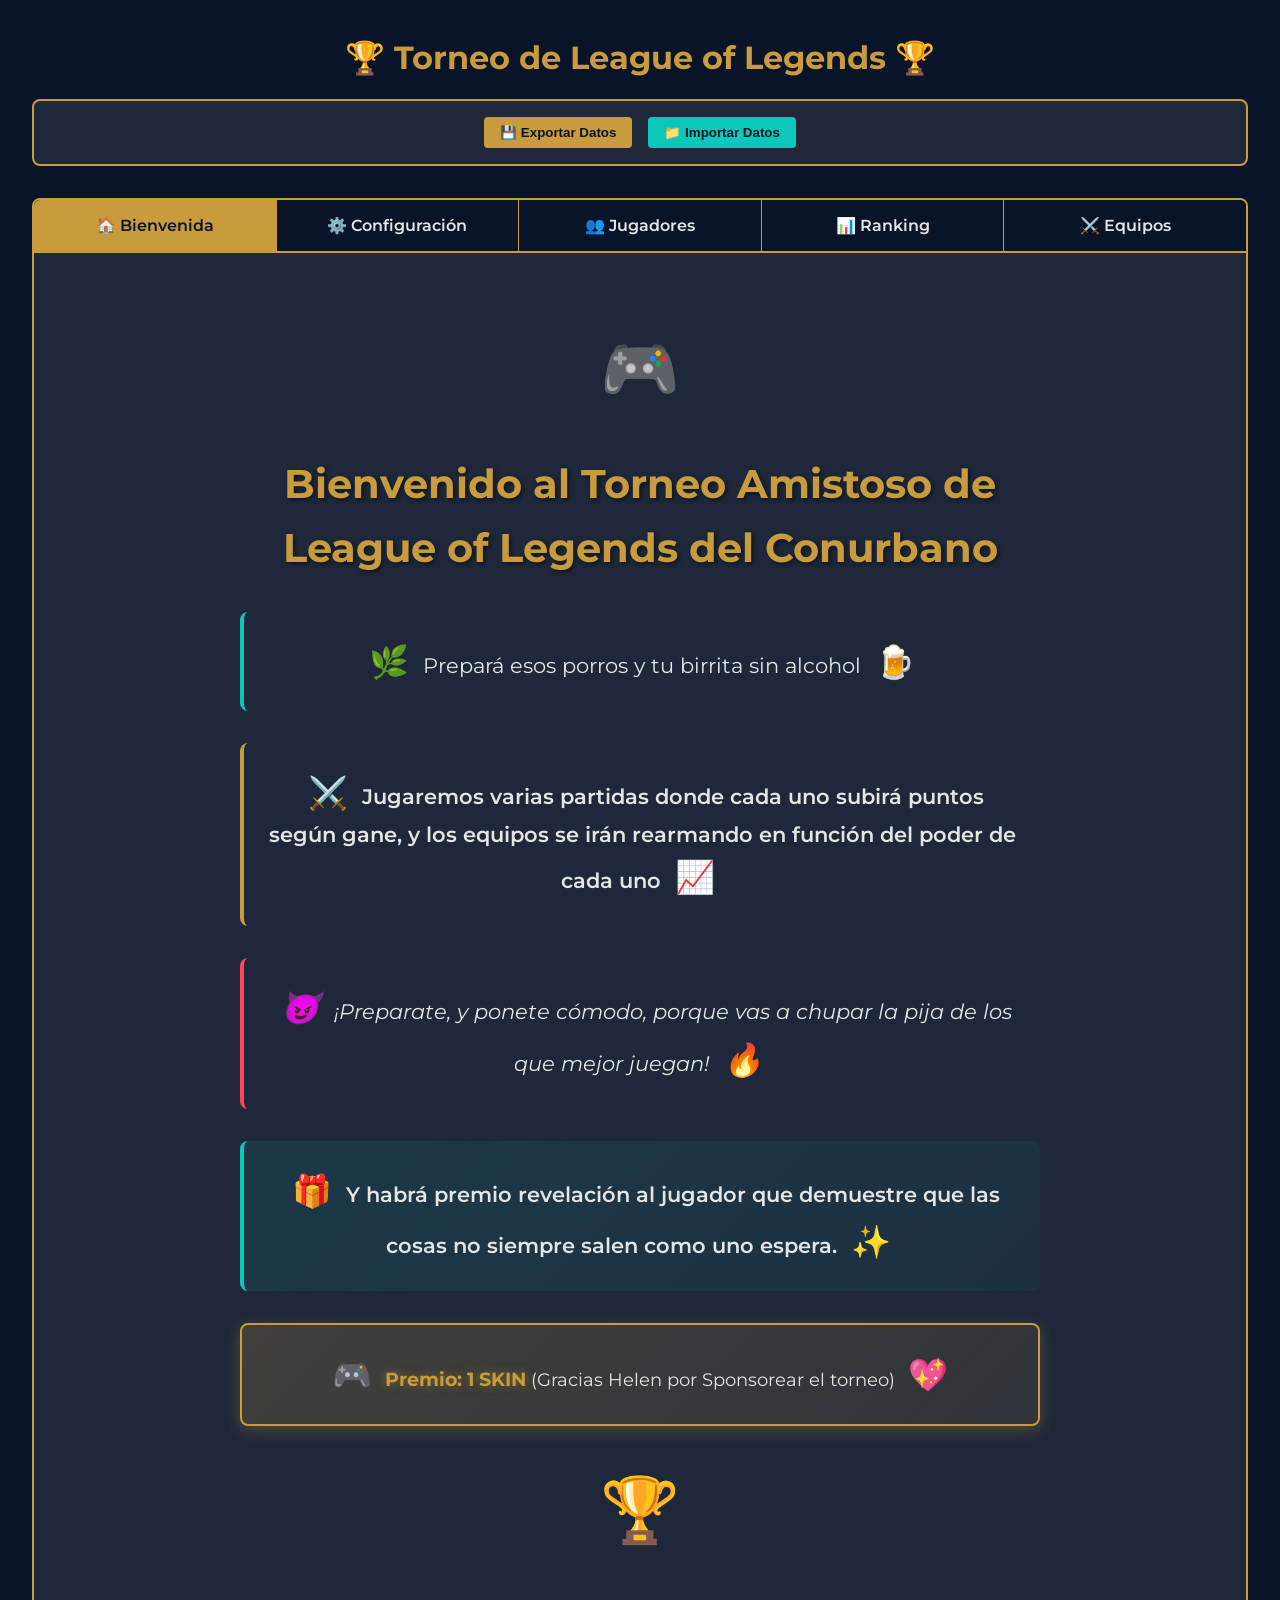
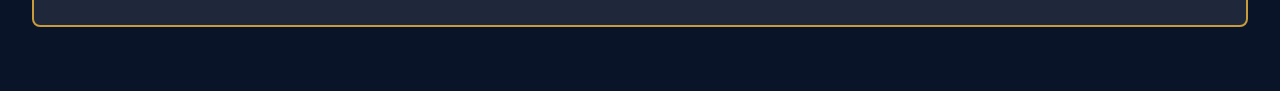
<file: index.html>
<!DOCTYPE html>
<html lang="es">
<head>
    <meta charset="UTF-8">
    <meta name="viewport" content="width=device-width, initial-scale=1.0">
    <title>Torneo LoL - Conurbano Edition</title>
    <link href="https://fonts.googleapis.com/css2?family=Montserrat:wght@400;600&display=swap" rel="stylesheet">
    <link rel="stylesheet" href="styles.css">
</head>
<body>
    <div class="container">
        <h1>🏆 Torneo de League of Legends 🏆</h1>

        <!-- Sistema de Notificaciones -->
        <div id="notification-container" class="notification-container"></div>

        <!-- Controles Globales de Datos -->
        <div class="global-controls">
            <button class="btn btn-export" onclick="exportData()">💾 Exportar Datos</button>
            <input type="file" id="importFile" accept=".json" style="display: none;" onchange="importData(event)">
            <button class="btn btn-import" onclick="document.getElementById('importFile').click()">📁 Importar Datos</button>
        </div>

        <!-- Sistema de Pestañas -->
        <div class="tabs-container">
            <div class="tabs-header">
                <button class="tab-button active" data-tab="welcome" onclick="switchTab('welcome')">
                    🏠 Bienvenida
                </button>
                <button class="tab-button" data-tab="config" onclick="switchTab('config')">
                    ⚙️ Configuración
                </button>
                <button class="tab-button" data-tab="players" onclick="switchTab('players')">
                    👥 Jugadores
                </button>
                <button class="tab-button" data-tab="ranking" onclick="switchTab('ranking')">
                    📊 Ranking
                </button>
                <button class="tab-button" data-tab="teams" onclick="switchTab('teams')">
                    ⚔️ Equipos
                </button>
            </div>

            <!-- Pestaña de Bienvenida -->
            <div id="welcome" class="tab-content active">
                <div class="welcome-container">
                    <div class="welcome-icon">🎮</div>
                    <h2 class="welcome-title">Bienvenido al Torneo Amistoso de League of Legends del Conurbano</h2>
                    
                    <div class="welcome-text">
                        <span class="welcome-emoji">🌿</span>
                        Prepará esos porros y tu birrita sin alcohol
                        <span class="welcome-emoji">🍺</span>
                    </div>
                    
                    <div class="welcome-text highlight">
                        <span class="welcome-emoji">⚔️</span>
                        Jugaremos varias partidas donde cada uno subirá puntos según gane, y los equipos se irán rearmando en función del poder de cada uno
                        <span class="welcome-emoji">📈</span>
                    </div>
                    
                    <div class="welcome-text warning">
                        <span class="welcome-emoji">😈</span>
                        ¡Preparate, y ponete cómodo, porque vas a chupar la pija de los que mejor juegan!
                        <span class="welcome-emoji">🔥</span>
                    </div>

                    <div class="welcome-text surprise">
                        <span class="welcome-emoji">🎁</span>
                        Y habrá premio revelación al jugador que demuestre que las cosas no siempre salen como uno espera.
                        <span class="welcome-emoji">✨</span>
                    </div>

                    <div class="welcome-text sponsor">
                        <span class="welcome-emoji">🎮</span>
                        <strong>Premio: 1 SKIN</strong> (Gracias Helen por Sponsorear el torneo)
                        <span class="welcome-emoji">💖</span>
                    </div>

                    <div class="welcome-icon">🏆</div>
                </div>
            </div>

            <!-- Pestaña de Configuración -->
            <div id="config" class="tab-content">
                <h2>⚙️ Configuración</h2>
                <div class="config-container">
                    <div class="config-section">
                        <h3>🎯 Configuración de Puntos de Poder</h3>
                        <h4>💎 Puntos de poder por Rango</h4>
                        <div class="config-grid" id="rankPointsConfig"></div>
                    </div>
                    <div class="config-section">
                        <h4>🏆 Puntos de poder según posición en el Ranking</h4>
                        <div class="config-grid" id="victoryPointsConfig"></div>
                    </div>
                </div>
            </div>

            <!-- Pestaña de Jugadores -->
            <div id="players" class="tab-content">
                <h2>Administración de Jugadores</h2>
                <form class="player-form" id="playerForm">
                    <input type="text" id="playerName" placeholder="Nombre del jugador" required>
                    <select id="playerRank" required>
                        <option value="">Selecciona un rango</option>
                        <option value="Hierro">Hierro</option>
                        <option value="Bronce">Bronce</option>
                        <option value="Plata">Plata</option>
                        <option value="Oro">Oro</option>
                        <option value="Platino">Platino</option>
                        <option value="Esmeralda">Esmeralda</option>
                        <option value="Diamante">Diamante</option>
                        <option value="Maestro">Maestro</option>
                        <option value="Gran Maestro">Gran Maestro</option>
                        <option value="Aspirante">Aspirante</option>
                    </select>
                    <button type="submit">➕ Añadir Jugador</button>
                </form>
                <ul class="players-list" id="playersList"></ul>
            </div>

            <!-- Pestaña de Ranking -->
            <div id="ranking" class="tab-content">
                <h2>Ranking de Victorias</h2>
                <div id="rankingList"></div>
            </div>

            <!-- Pestaña de Equipos -->
            <div id="teams" class="tab-content">
                <h2>Creador de Equipos</h2>
                <div class="player-selection">
                    <h3>Selección de Jugadores</h3>
                    <table class="ranking-table">
                        <thead>
                            <tr>
                                <th>Jugador</th>
                                <th>Rango</th>
                                <th>Puntos de Poder</th>
                                <th>Acciones</th>
                            </tr>
                        </thead>
                        <tbody id="playerSelectionList"></tbody>
                    </table>
                </div>
                <div class="team-builder">
                    <div class="team-container team-blue">
                        <div class="team-header">
                            <h3>🔵 Equipo Azul</h3>
                            <span class="team-power" id="bluePower">0 puntos</span>
                        </div>
                        <ul class="team-players" id="blueTeamList"></ul>
                    </div>
                    <div class="team-container team-red">
                        <div class="team-header">
                            <h3>🔴 Equipo Rojo</h3>
                            <span class="team-power" id="redPower">0 puntos</span>
                        </div>
                        <ul class="team-players" id="redTeamList"></ul>
                    </div>
                </div>
                <div class="auto-team-controls">
                    <button class="btn btn-auto-team" onclick="generateBalancedTeams()" id="autoTeamBtn">
                        🎲 Armar Equipos Automáticamente
                    </button>
                    <button class="btn btn-clear-teams" onclick="clearTeams()">
                        🗑️ Limpiar Equipos
                    </button>
                </div>
                <div class="team-controls">
                    <button class="btn btn-victory-blue" onclick="declareVictory('blue')" id="blueVictoryBtn" disabled>
                        🏆 Victoria Equipo Azul
                    </button>
                    <button class="btn btn-victory-red" onclick="declareVictory('red')" id="redVictoryBtn" disabled>
                        🏆 Victoria Equipo Rojo
                    </button>
                </div>
            </div>
        </div>
    </div>

    <script src="app.js"></script>
</body>
</html>
</file>
<file: styles.css>
:root {
    --color-background: #0A1428;
    --color-container: #1E283A;
    --color-accent-gold: #C89B3C;
    --color-accent-cyan: #0AC8B9;
    --color-text: #E5E5E5;
}

* {
    margin: 0;
    padding: 0;
    box-sizing: border-box;
}

body {
    font-family: 'Montserrat', sans-serif;
    background-color: var(--color-background);
    color: var(--color-text);
    line-height: 1.6;
    padding: 2rem;
}

.container {
    max-width: 1400px;
    margin: 0 auto;
}

h1, h2 {
    color: var(--color-accent-gold);
    margin-bottom: 1rem;
    text-align: center;
}

/* Sistema de Notificaciones */
.notification-container {
    position: fixed;
    top: 20px;
    right: 20px;
    z-index: 1000;
    display: flex;
    flex-direction: column;
    gap: 10px;
}

.notification {
    background: linear-gradient(135deg, var(--color-container), var(--color-background));
    border: 2px solid var(--color-accent-cyan);
    border-radius: 8px;
    padding: 1rem 1.5rem;
    color: var(--color-text);
    min-width: 300px;
    max-width: 400px;
    box-shadow: 0 4px 20px rgba(0, 0, 0, 0.3);
    transform: translateX(100%);
    opacity: 0;
    transition: all 0.3s ease;
    display: flex;
    align-items: center;
    gap: 0.8rem;
}

.notification.show {
    transform: translateX(0);
    opacity: 1;
}

.notification.success {
    border-color: var(--color-accent-gold);
    background: linear-gradient(135deg, rgba(200, 155, 60, 0.2), var(--color-container));
}

.notification.info {
    border-color: var(--color-accent-cyan);
    background: linear-gradient(135deg, rgba(10, 200, 185, 0.2), var(--color-container));
}

.notification-icon {
    font-size: 1.5rem;
    flex-shrink: 0;
}

.notification-content {
    flex: 1;
}

.notification-title {
    font-weight: bold;
    margin-bottom: 0.3rem;
    color: var(--color-accent-gold);
}

.notification-message {
    font-size: 0.9rem;
    line-height: 1.4;
}

/* Sistema de Pestañas */
.tabs-container {
    background-color: var(--color-container);
    border-radius: 8px;
    border: 2px solid var(--color-accent-gold);
    margin-bottom: 2rem;
    overflow: hidden;
}

.tabs-header {
    display: flex;
    background-color: var(--color-background);
    border-bottom: 2px solid var(--color-accent-gold);
}

.tab-button {
    flex: 1;
    padding: 1rem;
    background-color: transparent;
    border: none;
    color: var(--color-text);
    cursor: pointer;
    font-family: 'Montserrat', sans-serif;
    font-size: 1rem;
    font-weight: 600;
    transition: all 0.3s;
    border-right: 1px solid var(--color-accent-gold);
}

.tab-button:last-child {
    border-right: none;
}

.tab-button:hover {
    background-color: rgba(200, 155, 60, 0.1);
}

.tab-button.active {
    background-color: var(--color-accent-gold);
    color: var(--color-background);
}

.tab-content {
    display: none;
    padding: 2rem;
    animation: fadeIn 0.3s;
}

.tab-content.active {
    display: block;
}

@keyframes fadeIn {
    from { opacity: 0; }
    to { opacity: 1; }
}

/* Página de Bienvenida */
.welcome-container {
    text-align: center;
    max-width: 800px;
    margin: 0 auto;
}

.welcome-title {
    font-size: 2.5rem;
    color: var(--color-accent-gold);
    margin-bottom: 2rem;
    text-shadow: 2px 2px 4px rgba(0, 0, 0, 0.5);
}

.welcome-icon {
    font-size: 4rem;
    margin: 2rem 0;
}

.welcome-text {
    font-size: 1.3rem;
    margin: 2rem 0;
    padding: 1.5rem;
    background-color: var(--color-container);
    border-radius: 8px;
    border-left: 4px solid var(--color-accent-cyan);
}

.welcome-text.highlight {
    border-left-color: var(--color-accent-gold);
    font-weight: 600;
}

.welcome-text.warning {
    border-left-color: #ff4655;
    font-style: italic;
}

.welcome-text.surprise {
    border-left-color: var(--color-accent-cyan);
    background: linear-gradient(135deg, rgba(10, 200, 185, 0.1), rgba(10, 200, 185, 0.05));
    font-weight: 600;
    animation: glow 2s ease-in-out infinite alternate;
}

.welcome-text.sponsor {
    border-left-color: var(--color-accent-gold);
    background: linear-gradient(135deg, rgba(200, 155, 60, 0.2), rgba(200, 155, 60, 0.1));
    font-size: 1.1rem;
    text-align: center;
    border-radius: 8px;
    border: 2px solid var(--color-accent-gold);
    box-shadow: 0 4px 15px rgba(200, 155, 60, 0.3);
}

.welcome-text.sponsor strong {
    color: var(--color-accent-gold);
    font-size: 1.2rem;
    text-shadow: 0 0 10px rgba(200, 155, 60, 0.5);
}

@keyframes glow {
    from {
        box-shadow: 0 0 5px rgba(10, 200, 185, 0.3);
    }
    to {
        box-shadow: 0 0 15px rgba(10, 200, 185, 0.6);
    }
}

.welcome-emoji {
    font-size: 2rem;
    margin: 0 0.5rem;
}

/* Controles Globales */
.global-controls {
    display: flex;
    justify-content: center;
    gap: 1rem;
    margin-bottom: 2rem;
    padding: 1rem;
    background-color: var(--color-container);
    border-radius: 8px;
    border: 2px solid var(--color-accent-gold);
}

.btn-export {
    background-color: var(--color-accent-gold);
    color: var(--color-background);
    font-weight: 600;
}

.btn-import {
    background-color: var(--color-accent-cyan);
    color: var(--color-background);
    font-weight: 600;
}

.section {
    background-color: var(--color-container);
    padding: 2rem;
    margin-bottom: 2rem;
    border-radius: 8px;
    border: 1px solid var(--color-accent-gold);
}

/* Formulario de jugadores */
.player-form {
    display: flex;
    gap: 1rem;
    margin-bottom: 2rem;
    flex-wrap: wrap;
}

.player-form input,
.player-form select,
.player-form button {
    padding: 0.5rem 1rem;
    border: 1px solid var(--color-accent-cyan);
    background-color: var(--color-background);
    color: var(--color-text);
    border-radius: 4px;
}

.player-form select option {
    background-color: var(--color-background);
    color: var(--color-text);
    padding: 0.5rem;
}

.player-form select option:hover {
    background-color: var(--color-container);
}

.player-form button {
    background-color: var(--color-accent-cyan);
    color: var(--color-background);
    cursor: pointer;
    transition: opacity 0.3s;
}

.player-form button:hover {
    opacity: 0.9;
}

/* Lista de jugadores */
.rank-display {
    cursor: pointer;
    padding: 0.2rem 0.5rem;
    border-radius: 4px;
    color: var(--color-background);
    font-weight: 600;
    text-shadow: 0 1px 2px rgba(0, 0, 0, 0.5);
}

.rank-display:hover {
    opacity: 0.85;
    transform: scale(1.05);
}

/* Colores por Rango (basados en LoL) */
.rank-display.rank-hierro,
.ranking-table .rank-hierro {
    background: linear-gradient(135deg, #4a4a4a, #2a2a2a);
    color: #8b8b8b;
}

.rank-display.rank-bronce,
.ranking-table .rank-bronce {
    background: linear-gradient(135deg, #8b5a3c, #6d4c41);
    color: #ffffff;
}

.rank-display.rank-plata,
.ranking-table .rank-plata {
    background: linear-gradient(135deg, #b8c5d6, #7f8c9e);
    color: #1a1a2e;
}

.rank-display.rank-oro,
.ranking-table .rank-oro {
    background: linear-gradient(135deg, #f4c542, #d4a82a);
    color: #1a1a2e;
}

.rank-display.rank-platino,
.ranking-table .rank-platino {
    background: linear-gradient(135deg, #4fd3c1, #2eb09e);
    color: #0a1428;
}

.rank-display.rank-esmeralda,
.ranking-table .rank-esmeralda {
    background: linear-gradient(135deg, #00d4aa, #00b894);
    color: #0a1428;
    box-shadow: 0 0 10px rgba(0, 212, 170, 0.5);
}

.rank-display.rank-diamante,
.ranking-table .rank-diamante {
    background: linear-gradient(135deg, #b9f2ff, #85c9f0);
    color: #0a1428;
    box-shadow: 0 0 10px rgba(185, 242, 255, 0.5);
}

.rank-display.rank-maestro,
.ranking-table .rank-maestro {
    background: linear-gradient(135deg, #8e44ad, #6c3483);
    color: #ffffff;
    box-shadow: 0 0 10px rgba(142, 68, 173, 0.5);
}

.rank-display.rank-gran-maestro,
.ranking-table .rank-gran-maestro {
    background: linear-gradient(135deg, #e74c3c, #c0392b);
    color: #ffffff;
    box-shadow: 0 0 15px rgba(231, 76, 60, 0.6);
}

.rank-display.rank-aspirante,
.ranking-table .rank-aspirante {
    background: linear-gradient(135deg, #f1c40f, #f39c12);
    color: #0a1428;
    box-shadow: 0 0 20px rgba(241, 196, 15, 0.8);
    border: 2px solid #f39c12;
}

.rank-select {
    padding: 0.2rem 0.5rem;
    border: 1px solid var(--color-accent-cyan);
    background-color: var(--color-background);
    color: var(--color-text);
    border-radius: 4px;
}

.rank-select option {
    background-color: var(--color-background);
    color: var(--color-text);
    padding: 0.3rem;
}

.rank-select option:hover {
    background-color: var(--color-container);
}

.players-list {
    list-style: none;
}

.player-item {
    display: flex;
    justify-content: space-between;
    align-items: center;
    padding: 1rem;
    margin-bottom: 0.5rem;
    background-color: var(--color-background);
    border-radius: 4px;
}

.player-info {
    display: flex;
    gap: 1rem;
    align-items: center;
}

.player-actions {
    display: flex;
    gap: 0.5rem;
}

.btn {
    padding: 0.5rem 1rem;
    border: none;
    border-radius: 4px;
    cursor: pointer;
    transition: opacity 0.3s;
}

.btn-delete {
    background-color: #ff4655;
    color: white;
}

.btn-edit {
    background-color: var(--color-accent-gold);
    color: var(--color-background);
}

.btn:hover {
    opacity: 0.9;
}

.ranking-table {
    width: 100%;
    border-collapse: collapse;
    margin-top: 1rem;
}

.ranking-table th,
.ranking-table td {
    padding: 0.8rem;
    text-align: left;
    border-bottom: 1px solid var(--color-accent-gold);
}

.ranking-table th {
    background-color: var(--color-background);
    color: var(--color-accent-gold);
}

.ranking-table tr:hover {
    background-color: rgba(10, 200, 185, 0.1);
}

.power-points {
    color: var(--color-accent-cyan);
    font-weight: bold;
}

/* Estilos para el Creador de Equipos */
.team-builder {
    display: grid;
    grid-template-columns: 1fr 1fr;
    gap: 2rem;
}

.team-container {
    background-color: var(--color-background);
    padding: 1rem;
    border-radius: 8px;
    min-height: 300px;
}

.team-blue {
    border: 2px solid #0AC8B9;
}

.team-red {
    border: 2px solid #ff4655;
}

.team-header {
    display: flex;
    justify-content: space-between;
    align-items: center;
    margin-bottom: 1rem;
    padding-bottom: 0.5rem;
    border-bottom: 1px solid var(--color-accent-gold);
}

.team-header h3 {
    margin: 0;
}

.team-power {
    font-weight: bold;
    color: var(--color-accent-cyan);
}

.team-players {
    list-style: none;
}

.team-player {
    display: flex;
    justify-content: space-between;
    align-items: center;
    padding: 0.8rem;
    margin-bottom: 0.5rem;
    background-color: var(--color-container);
    border-radius: 4px;
}

.team-player-info {
    display: flex;
    align-items: center;
    gap: 0.8rem;
}

.team-player-info .rank-display {
    font-size: 0.85rem;
    padding: 0.3rem 0.6rem;
}

.team-player-info .power-points {
    font-size: 0.9rem;
}

.player-selection {
    margin-bottom: 2rem;
}

.player-selection .btn-add-blue {
    background-color: #0AC8B9;
    color: var(--color-background);
}

.player-selection .btn-add-red {
    background-color: #ff4655;
    color: var(--color-background);
}

.auto-team-controls {
    display: flex;
    justify-content: center;
    gap: 1rem;
    margin-top: 1.5rem;
    margin-bottom: 1rem;
}

.btn-auto-team {
    background: linear-gradient(135deg, var(--color-accent-gold), #e6b800);
    color: var(--color-background);
    font-weight: bold;
    padding: 0.8rem 1.5rem;
    border: none;
    border-radius: 8px;
    cursor: pointer;
    transition: all 0.3s;
    font-size: 1rem;
    box-shadow: 0 4px 15px rgba(200, 155, 60, 0.3);
}

.btn-auto-team:hover {
    transform: translateY(-2px);
    box-shadow: 0 6px 20px rgba(200, 155, 60, 0.4);
    background: linear-gradient(135deg, #e6b800, var(--color-accent-gold));
}

.btn-auto-team:disabled {
    background: #666;
    color: #999;
    cursor: not-allowed;
    transform: none;
    box-shadow: none;
}

.btn-auto-team:disabled:hover {
    transform: none;
    box-shadow: none;
    background: #666;
}

.btn-clear-teams {
    background-color: #ff6b6b;
    color: white;
    border: none;
    padding: 0.8rem 1.5rem;
    border-radius: 8px;
    cursor: pointer;
    transition: all 0.3s;
    font-size: 1rem;
}

.btn-clear-teams:hover {
    background-color: #ff5252;
    transform: translateY(-2px);
}

.team-controls {
    display: flex;
    justify-content: center;
    gap: 1rem;
    margin-top: 2rem;
}

.btn-victory-blue {
    background-color: #0AC8B9;
    color: var(--color-background);
}

.btn-victory-red {
    background-color: #ff4655;
    color: var(--color-background);
}

.btn[disabled] {
    opacity: 0.5;
    cursor: not-allowed;
}

/* Estilos para Configuración */
.config-container {
    display: grid;
    grid-template-columns: 1fr 1fr;
    gap: 2rem;
}

.config-section h3 {
    color: var(--color-accent-gold);
    margin-bottom: 1rem;
    font-size: 1.3rem;
    text-align: center;
}

.config-section h4 {
    color: var(--color-accent-cyan);
    margin-bottom: 1rem;
    font-size: 1.1rem;
    border-left: 3px solid var(--color-accent-cyan);
    padding-left: 1rem;
}

.config-grid {
    display: flex;
    flex-direction: column;
    gap: 0.8rem;
}

.config-item {
    display: flex;
    justify-content: space-between;
    align-items: center;
    padding: 1rem;
    background-color: var(--color-background);
    border-radius: 8px;
    border: 1px solid rgba(200, 155, 60, 0.2);
    transition: all 0.2s;
    gap: 1rem;
}

.config-item:hover {
    border-color: var(--color-accent-gold);
    box-shadow: 0 2px 8px rgba(200, 155, 60, 0.1);
}

.config-label {
    color: var(--color-text);
    font-weight: 600;
    font-size: 0.95rem;
    flex: 1;
}

.input-controls {
    display: flex;
    align-items: center;
    background-color: var(--color-container);
    border-radius: 6px;
    border: 1px solid var(--color-accent-cyan);
    overflow: hidden;
    min-width: 120px;
}

.control-btn {
    background-color: var(--color-accent-cyan);
    color: var(--color-background);
    border: none;
    width: 32px;
    height: 32px;
    display: flex;
    align-items: center;
    justify-content: center;
    cursor: pointer;
    font-weight: bold;
    font-size: 1.1rem;
    transition: all 0.2s;
    flex-shrink: 0;
}

.control-btn:hover {
    background-color: var(--color-accent-gold);
}

.control-btn:active {
    transform: scale(0.95);
}

.input-controls input {
    flex: 1;
    padding: 0.5rem 0.3rem;
    border: none;
    background-color: transparent;
    color: var(--color-text);
    text-align: center;
    font-weight: 600;
    font-size: 0.9rem;
    min-width: 0;
}

.input-controls input:focus {
    outline: none;
    background-color: rgba(10, 200, 185, 0.1);
}

@media (max-width: 768px) {
    .notification-container {
        top: 10px;
        right: 10px;
        left: 10px;
    }
    
    .notification {
        min-width: auto;
        max-width: none;
    }
    
    .config-container {
        grid-template-columns: 1fr;
    }
    
    .config-item {
        flex-direction: column;
        align-items: stretch;
        text-align: center;
        gap: 0.8rem;
    }
    
    .config-label {
        text-align: center;
    }
    
    .input-controls {
        align-self: center;
        min-width: 140px;
    }
    
    .tabs-header {
        flex-direction: column;
    }
    
    .tab-button {
        border-right: none;
        border-bottom: 1px solid var(--color-accent-gold);
    }
    
    .team-builder {
        grid-template-columns: 1fr;
    }
}
</file>
